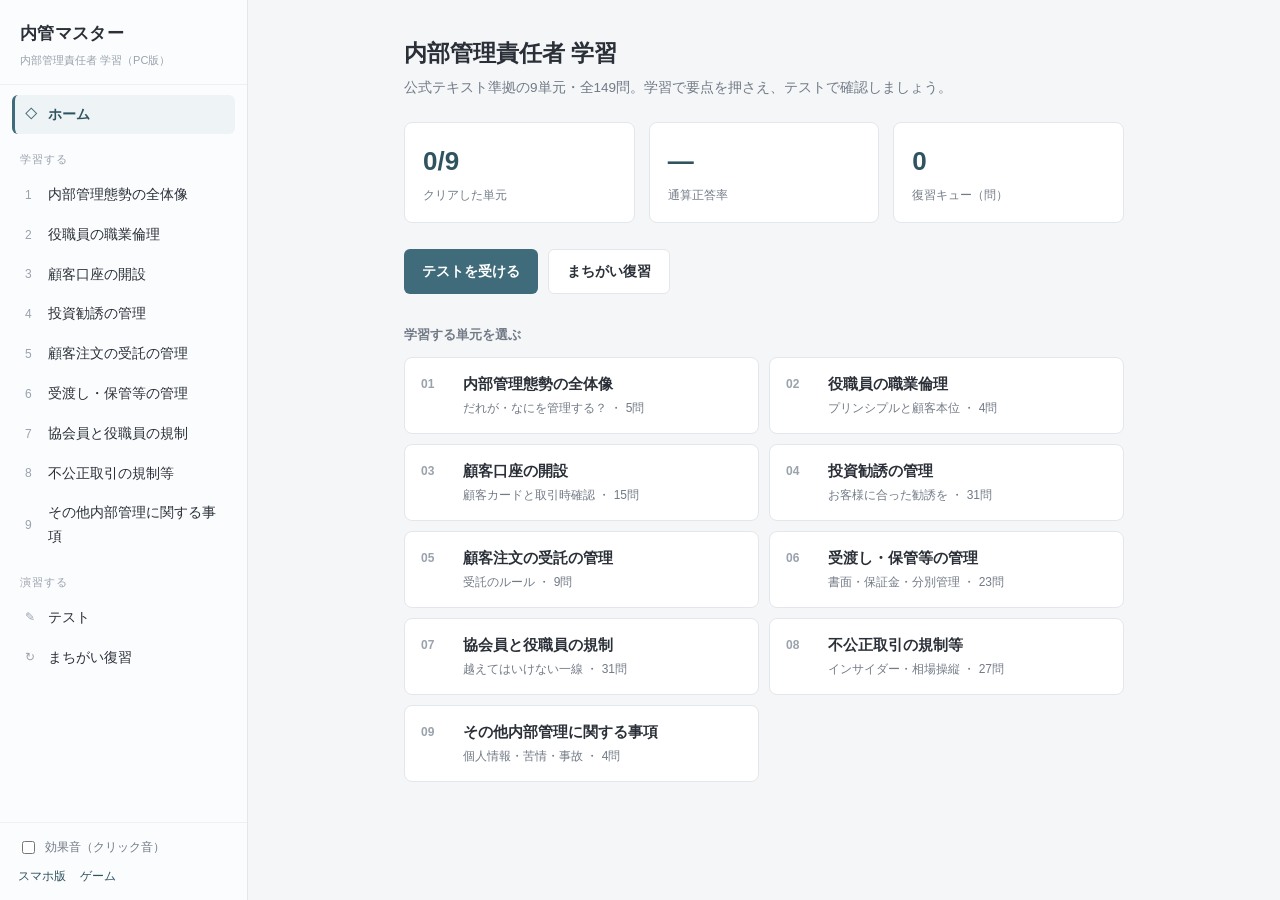
<file: study-pc.html>
<!DOCTYPE html>
<html lang="ja">
<head>
<meta charset="UTF-8">
<meta name="viewport" content="width=device-width, initial-scale=1.0">
<title>内管マスター PC版 — 内部管理責任者 学習</title>
<link rel="stylesheet" href="study-pc.css">
</head>
<body>
<div class="layout">
  <aside class="sidebar">
    <div class="brand"><b>内管マスター</b><span>内部管理責任者 学習（PC版）</span></div>
    <nav class="nav" id="nav">
      <button class="nav-btn" data-view="home"><span class="n">◇</span>ホーム</button>
      <div class="nav-group">学習する</div>
      <div id="navUnits"></div>
      <div class="nav-group">演習する</div>
      <button class="nav-btn" data-view="test"><span class="n">✎</span>テスト</button>
      <button class="nav-btn" data-view="review"><span class="n">↻</span>まちがい復習</button>
    </nav>
    <div class="side-foot">
      <label><input type="checkbox" id="sndToggle"> 効果音（クリック音）</label>
      <div class="links">
        <a href="study.html">スマホ版</a>
        <a href="index.html">ゲーム</a>
      </div>
    </div>
  </aside>

  <main class="main" id="main"></main>
</div>

<script src="study-data.js"></script>
<script src="study-pc.js"></script>
</body>
</html>
</file>
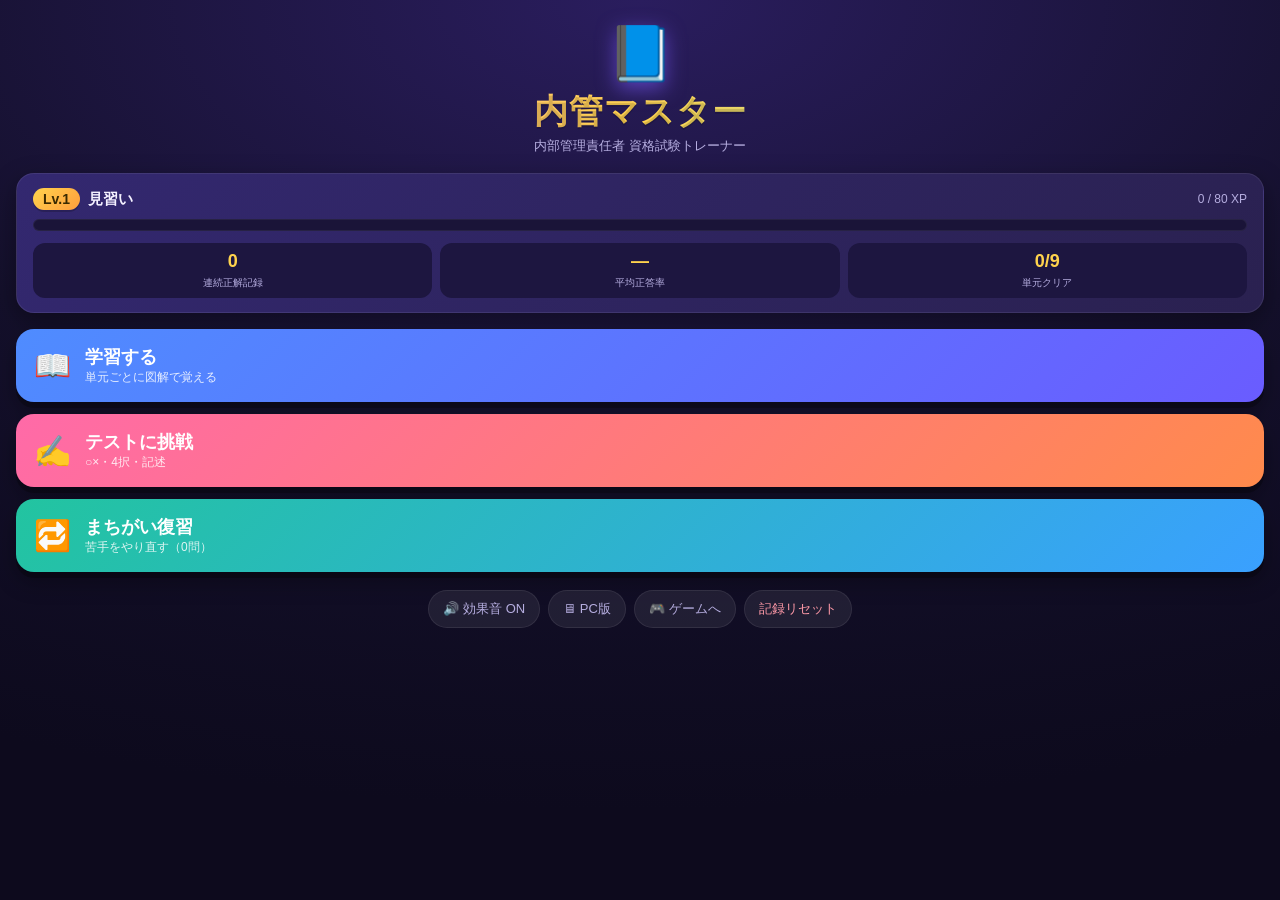
<file: study.html>
<!DOCTYPE html>
<html lang="ja">
<head>
<meta charset="UTF-8">
<meta name="viewport" content="width=device-width, initial-scale=1.0, maximum-scale=1.0, user-scalable=no, viewport-fit=cover">
<meta name="apple-mobile-web-app-capable" content="yes">
<meta name="apple-mobile-web-app-status-bar-style" content="black-translucent">
<meta name="theme-color" content="#1b1340">
<title>内管マスター — 内部管理責任者 学習アプリ</title>
<link rel="stylesheet" href="study.css">
</head>
<body>
<div id="app">

  <!-- ===== ホーム ===== -->
  <section class="screen active" id="screen-home">
    <div class="home-hero">
      <div class="home-logo">📘</div>
      <h1>内管マスター</h1>
      <p class="home-sub">内部管理責任者 資格試験トレーナー</p>
    </div>

    <div class="lvcard" id="lvcard">
      <div class="lv-row">
        <span class="lv-badge" id="lvBadge">Lv.1</span>
        <span class="lv-title" id="lvTitle">見習い</span>
        <span class="lv-xp" id="lvXpText">0 / 100 XP</span>
      </div>
      <div class="xpbar"><div class="xpbar-fill" id="xpFill"></div></div>
      <div class="lv-stats">
        <div><b id="statStreak">0</b><span>連続正解記録</span></div>
        <div><b id="statAcc">—</b><span>平均正答率</span></div>
        <div><b id="statClear">0/9</b><span>単元クリア</span></div>
      </div>
    </div>

    <div class="home-menu">
      <button class="bigbtn b-learn" data-go="units">
        <span class="bigbtn-ic">📖</span>
        <span class="bigbtn-tx"><b>学習する</b><small>単元ごとに図解で覚える</small></span>
      </button>
      <button class="bigbtn b-test" data-go="testconf">
        <span class="bigbtn-ic">✍️</span>
        <span class="bigbtn-tx"><b>テストに挑戦</b><small>○×・4択・記述</small></span>
      </button>
      <button class="bigbtn b-review" data-go="review">
        <span class="bigbtn-ic">🔁</span>
        <span class="bigbtn-tx"><b>まちがい復習</b><small>苦手をやり直す（<span id="wrongCount">0</span>問）</small></span>
      </button>
    </div>

    <div class="home-foot">
      <button class="ghost" id="soundToggle">🔊 効果音 ON</button>
      <a class="ghost" href="study-pc.html">🖥 PC版</a>
      <a class="ghost" href="index.html">🎮 ゲームへ</a>
      <button class="ghost danger" id="resetBtn">記録リセット</button>
    </div>
  </section>

  <!-- ===== 単元選択（学習） ===== -->
  <section class="screen" id="screen-units">
    <header class="bar"><button class="back" data-go="home">‹</button><h2>学習する単元を選ぶ</h2></header>
    <div class="unitgrid" id="unitGrid"></div>
  </section>

  <!-- ===== 学習ビュー ===== -->
  <section class="screen" id="screen-learn">
    <header class="bar">
      <button class="back" data-go="units">‹</button>
      <h2 id="learnTitle"></h2>
    </header>
    <div class="learn-progress"><div id="learnProgFill"></div></div>
    <div class="learn-body" id="learnBody"></div>
    <div class="learn-nav">
      <button class="nav-prev" id="learnPrev">‹ 前</button>
      <span id="learnDots" class="dots"></span>
      <button class="nav-next" id="learnNext">次 ›</button>
    </div>
  </section>

  <!-- ===== テスト設定 ===== -->
  <section class="screen" id="screen-testconf">
    <header class="bar"><button class="back" data-go="home">‹</button><h2>テスト設定</h2></header>
    <div class="conf">
      <p class="conf-label">出題範囲</p>
      <div class="seg" id="confScope">
        <button class="seg-btn active" data-scope="all">全範囲ランダム</button>
        <button class="seg-btn" data-scope="unit">単元ごと</button>
      </div>
      <div id="confUnitWrap" class="conf-units hidden"></div>

      <p class="conf-label">問題数</p>
      <div class="seg" id="confCount">
        <button class="seg-btn" data-count="5">5問</button>
        <button class="seg-btn active" data-count="10">10問</button>
        <button class="seg-btn" data-count="20">20問</button>
      </div>

      <button class="start-btn" id="startQuiz">スタート！</button>
    </div>
  </section>

  <!-- ===== クイズ ===== -->
  <section class="screen" id="screen-quiz">
    <header class="bar quiz-bar">
      <button class="back" id="quizQuit">✕</button>
      <div class="q-progress"><div id="qProgFill"></div></div>
      <span class="combo" id="comboTag">🔥0</span>
    </header>

    <div class="quiz-meta">
      <span id="qIndex">1 / 10</span>
      <span class="qtype" id="qTypeTag"></span>
    </div>

    <div class="qcard">
      <p class="qtext" id="qText"></p>
      <div class="qarea" id="qArea"></div>
    </div>

    <div class="feedback" id="feedback">
      <div class="fb-head" id="fbHead"></div>
      <p class="fb-exp" id="fbExp"></p>
      <button class="fb-next" id="fbNext">次へ ›</button>
    </div>
  </section>

  <!-- ===== 結果 ===== -->
  <section class="screen" id="screen-result">
    <div class="result-inner">
      <div class="result-emoji" id="resEmoji">🎉</div>
      <h2 id="resTitle">クリア！</h2>
      <div class="result-score"><span id="resScore">0</span><small>/ <span id="resTotal">0</span> 正解</small></div>
      <div class="result-xp" id="resXp">+0 XP</div>
      <div class="result-bars">
        <div class="rb"><span>正答率</span><b id="resAcc">0%</b></div>
        <div class="rb"><span>最大コンボ</span><b id="resCombo">0</b></div>
      </div>
      <div class="result-btns">
        <button class="start-btn" id="resRetry">もう一度</button>
        <button class="ghost" data-go="home">ホームへ</button>
      </div>
    </div>
  </section>

  <canvas id="fxCanvas"></canvas>
  <div id="toast" class="toast"></div>
</div>

<script src="study-data.js"></script>
<script src="study-app.js"></script>
</body>
</html>
</file>
<file: study-pc.css>
/* =====================================================================
   内管マスター PC版 — 職場向けの落ち着いた・質素なデザイン
   淡いグレー基調 / 抑えたアクセント / 装飾は最小限 / アニメ控えめ
   ===================================================================== */
:root{
  --bg:#f4f6f8;
  --panel:#ffffff;
  --sidebar:#fbfcfd;
  --border:#e3e7ec;
  --border2:#eef1f4;
  --text:#2b3038;
  --muted:#727a86;
  --faint:#9aa2ad;
  --accent:#3f6b7a;       /* 抑えたブルーグリーン */
  --accent-ink:#2f5460;
  --accent-bg:#eef3f5;
  --good:#3f7d5a;         /* 落ち着いた緑 */
  --good-bg:#eef5f0;
  --bad:#a8543f;          /* テラコッタ（強すぎない赤） */
  --bad-bg:#f6efec;
  --hot:#a8543f;
  --key-bg:#f6efd6;
  --radius:8px;
  --sidebar-w:248px;
  --read-w:720px;
}
*{box-sizing:border-box;}
html,body{margin:0;height:100%;}
body{
  font-family:-apple-system,BlinkMacSystemFont,"Segoe UI","Hiragino Kaku Gothic ProN","Noto Sans JP",Meiryo,sans-serif;
  color:var(--text); background:var(--bg);
  font-size:15px; line-height:1.7; -webkit-font-smoothing:antialiased;
}
a{color:var(--accent-ink); text-decoration:none;}
a:hover{text-decoration:underline;}

/* ---------- レイアウト ---------- */
.layout{display:flex; min-height:100vh;}
.sidebar{
  width:var(--sidebar-w); flex-shrink:0; background:var(--sidebar);
  border-right:1px solid var(--border); position:sticky; top:0; height:100vh;
  display:flex; flex-direction:column; overflow-y:auto;
}
.main{flex:1; min-width:0; padding:34px 40px 80px;}

/* ---------- サイドバー ---------- */
.brand{padding:20px 20px 14px; border-bottom:1px solid var(--border2);}
.brand b{font-size:17px; font-weight:700; letter-spacing:.02em;}
.brand span{display:block; font-size:11px; color:var(--faint); margin-top:2px;}
.nav{padding:10px 12px; flex:1;}
.nav-group{font-size:11px; color:var(--faint); text-transform:uppercase; letter-spacing:.08em; margin:16px 8px 6px;}
.nav-btn{
  display:flex; align-items:center; gap:9px; width:100%; text-align:left;
  background:none; border:0; color:var(--text); font:inherit; font-size:14px;
  padding:8px 10px; border-radius:6px; cursor:pointer; border-left:3px solid transparent;
}
.nav-btn:hover{background:var(--border2);}
.nav-btn.active{background:var(--accent-bg); border-left-color:var(--accent); color:var(--accent-ink); font-weight:600;}
.nav-btn .n{color:var(--faint); font-size:12px; min-width:14px;}
.nav-btn.active .n{color:var(--accent);}
.nav-btn .chk{margin-left:auto; color:var(--good); font-size:12px;}
.side-foot{padding:14px 18px; border-top:1px solid var(--border2); font-size:12px; color:var(--muted); display:flex; flex-direction:column; gap:8px;}
.side-foot label{display:flex; align-items:center; gap:7px; cursor:pointer;}
.side-foot .links{display:flex; gap:14px;}

/* ---------- 共通 ---------- */
.page-head{max-width:var(--read-w); margin:0 auto 22px;}
.page-head h1{font-size:23px; font-weight:700; margin:0 0 4px;}
.page-head p{margin:0; color:var(--muted); font-size:13.5px;}
.wrap{max-width:var(--read-w); margin:0 auto;}
.btn{
  display:inline-flex; align-items:center; justify-content:center; gap:7px;
  background:var(--accent); color:#fff; border:0; border-radius:6px;
  padding:10px 18px; font:inherit; font-size:14px; font-weight:600; cursor:pointer;
}
.btn:hover{background:var(--accent-ink);}
.btn.sub{background:#fff; color:var(--text); border:1px solid var(--border);}
.btn.sub:hover{background:var(--border2);}
.btn:disabled{opacity:.5; cursor:default;}
.muted{color:var(--muted);}

/* ---------- ホーム ---------- */
.stat-row{display:grid; grid-template-columns:repeat(3,1fr); gap:14px; margin-bottom:26px;}
.stat{background:var(--panel); border:1px solid var(--border); border-radius:var(--radius); padding:16px 18px;}
.stat .v{font-size:26px; font-weight:700; color:var(--accent-ink);}
.stat .l{font-size:12px; color:var(--muted); margin-top:2px;}
.home-actions{display:flex; gap:10px; flex-wrap:wrap; margin-bottom:30px;}
.home-sec-title{font-size:13px; color:var(--muted); font-weight:600; margin:0 0 10px;}
.unit-list{display:grid; grid-template-columns:1fr 1fr; gap:10px;}
.unit-card{
  display:flex; align-items:flex-start; gap:12px; text-align:left;
  background:var(--panel); border:1px solid var(--border); border-radius:var(--radius);
  padding:14px 16px; cursor:pointer; font:inherit; color:var(--text);
}
.unit-card:hover{border-color:var(--accent); background:#fcfdfe;}
.unit-card .no{font-size:12px; color:var(--faint); font-weight:700; min-width:30px; padding-top:2px;}
.unit-card .ti{display:block; font-weight:600; font-size:14.5px;}
.unit-card .su{display:block; font-size:12px; color:var(--muted); margin-top:2px;}
.unit-card > span:nth-child(2){flex:1; min-width:0;}
.unit-card .st{margin-left:auto; font-size:12px; color:var(--good); white-space:nowrap;}

/* ---------- 学習ビュー ---------- */
.learn-toc{font-size:12.5px; color:var(--muted); margin-bottom:18px;}
.section{
  background:var(--panel); border:1px solid var(--border); border-radius:var(--radius);
  padding:22px 26px; margin-bottom:16px;
}
.section h3{font-size:17px; font-weight:700; margin:0 0 12px; padding-bottom:10px; border-bottom:1px solid var(--border2);}
.section p{margin:0 0 10px;}
.section ul{margin:6px 0 10px; padding-left:0; list-style:none;}
.section ul.cards li{background:#f8fafb; border:1px solid var(--border2); border-left:3px solid var(--accent);
  border-radius:6px; padding:9px 12px; margin-bottom:7px; font-size:14px;}
.section ul:not(.cards) li{position:relative; padding-left:18px; margin-bottom:5px;}
.section ul:not(.cards) li::before{content:"–"; position:absolute; left:2px; color:var(--faint);}
.memo{background:var(--accent-bg); border:1px solid var(--border); border-radius:6px; padding:11px 14px; font-size:13.5px !important; color:var(--accent-ink);}
.tag{display:inline-block; font-size:10.5px; font-weight:700; padding:1px 7px; border-radius:4px; margin-right:6px; color:#fff; vertical-align:middle;}
.tag-blue{background:#5a7d8c;} .tag-green{background:#5a8c74;} .tag-orange{background:#b08a5a;}

/* ハイライト（PC版：控えめ） */
hot{color:var(--hot); font-weight:700; border-bottom:2px solid rgba(168,84,63,.3); padding-bottom:1px;}
key{background:var(--key-bg); border-radius:3px; padding:0 3px;}
num{font-family:"SFMono-Regular",Consolas,"Roboto Mono",monospace; font-size:.88em; background:#eef1f4;
  border:1px solid var(--border); color:var(--accent-ink); padding:0 6px; border-radius:4px; white-space:nowrap;}

/* ポンチ絵（図） */
.figure{border:1px solid var(--border); border-radius:6px; background:#fff; padding:8px; margin:12px 0; text-align:center;}
.figure svg.ponchi{width:100%; max-width:360px; height:auto;}
.ponchi .t-w{fill:#fff; font-weight:600;}
.fig-cap{font-size:11.5px; color:var(--faint); margin-top:4px;}

.learn-foot{max-width:var(--read-w); margin:22px auto 0; display:flex; justify-content:space-between; align-items:center;}

/* ---------- テスト設定 ---------- */
.form-block{background:var(--panel); border:1px solid var(--border); border-radius:var(--radius); padding:20px 24px; margin-bottom:16px;}
.form-block h3{font-size:14px; margin:0 0 12px; color:var(--muted); font-weight:600;}
.opt-radios{display:flex; flex-wrap:wrap; gap:8px;}
.chip{border:1px solid var(--border); background:#fff; border-radius:6px; padding:8px 14px; cursor:pointer; font-size:13.5px;}
.chip:hover{border-color:var(--accent);}
.chip.on{background:var(--accent-bg); border-color:var(--accent); color:var(--accent-ink); font-weight:600;}
select.unitsel{font:inherit; font-size:14px; padding:9px 12px; border:1px solid var(--border); border-radius:6px; background:#fff; width:100%; max-width:420px;}

/* ---------- クイズ ---------- */
.quiz-top{max-width:var(--read-w); margin:0 auto 16px; display:flex; align-items:center; gap:14px;}
.quiz-top .prog-track{flex:1; height:6px; background:var(--border2); border-radius:99px; overflow:hidden;}
.quiz-top .prog-fill{height:100%; background:var(--accent); transition:width .3s;}
.quiz-top .count{font-size:13px; color:var(--muted); white-space:nowrap;}
.q-type{display:inline-block; font-size:11.5px; color:var(--muted); border:1px solid var(--border); border-radius:99px; padding:2px 10px; margin-bottom:12px;}
.q-card{max-width:var(--read-w); margin:0 auto; background:var(--panel); border:1px solid var(--border); border-radius:var(--radius); padding:26px 30px;}
.q-text{font-size:16.5px; font-weight:600; line-height:1.75; margin:0 0 20px; white-space:pre-wrap; word-break:break-word;}
.choices{display:flex; flex-direction:column; gap:9px;}
.choice{display:flex; gap:11px; align-items:flex-start; text-align:left; background:#fff; border:1px solid var(--border);
  border-radius:6px; padding:13px 15px; font:inherit; font-size:14.5px; cursor:pointer; line-height:1.6;}
.choice:hover:not(:disabled){border-color:var(--accent); background:#fbfdfe;}
.choice .k{flex-shrink:0; width:22px; height:22px; border:1px solid var(--border); border-radius:5px; display:flex;
  align-items:center; justify-content:center; font-size:12px; color:var(--muted); background:#f7f9fa;}
.choice.correct{border-color:var(--good); background:var(--good-bg);}
.choice.correct .k{background:var(--good); color:#fff; border-color:var(--good);}
.choice.wrong{border-color:var(--bad); background:var(--bad-bg);}
.choice.wrong .k{background:var(--bad); color:#fff; border-color:var(--bad);}
.choice:disabled{cursor:default;}
.choice.dim{opacity:.55;}
.ox-row{display:flex; gap:12px;}
.ox-row .choice{flex:1; justify-content:center; font-size:16px; font-weight:600; padding:16px;}

/* フィードバック */
.feedback{max-width:var(--read-w); margin:14px auto 0; border:1px solid var(--border); border-radius:var(--radius);
  padding:16px 20px; background:var(--panel);}
.feedback.good{border-left:4px solid var(--good);}
.feedback.bad{border-left:4px solid var(--bad);}
.fb-verdict{font-weight:700; font-size:14px; margin-bottom:6px;}
.fb-verdict.good{color:var(--good);} .fb-verdict.bad{color:var(--bad);}
.fb-ans{color:var(--accent-ink); font-weight:600;}
.fb-exp{font-size:14px; color:var(--text); margin:4px 0 0;}
.fb-ref{display:inline-block; margin-top:8px; font-size:11.5px; color:var(--faint);}
.quiz-foot{max-width:var(--read-w); margin:16px auto 0; display:flex; justify-content:flex-end; gap:10px;}
.kbd-hint{max-width:var(--read-w); margin:10px auto 0; font-size:11.5px; color:var(--faint); text-align:center;}
.kbd{font-family:monospace; background:#eef1f4; border:1px solid var(--border); border-radius:3px; padding:0 5px;}

/* ---------- 結果 ---------- */
.result{max-width:520px; margin:20px auto; background:var(--panel); border:1px solid var(--border); border-radius:var(--radius); padding:30px; text-align:center;}
.result h2{font-size:20px; margin:0 0 16px;}
.result .score{font-size:44px; font-weight:700; color:var(--accent-ink);}
.result .score small{font-size:16px; color:var(--muted); font-weight:400;}
.result .rmeta{display:flex; justify-content:center; gap:26px; margin:16px 0 22px; color:var(--muted); font-size:13.5px;}
.result .rmeta b{display:block; font-size:20px; color:var(--text); font-weight:700;}
.result-actions{display:flex; gap:10px; justify-content:center;}

@media (max-width:900px){
  .sidebar{position:static; height:auto; width:100%;}
  .layout{flex-direction:column;}
  .unit-list{grid-template-columns:1fr;}
  .main{padding:24px 18px 60px;}
}
</file>
<file: study.css>
/* =====================================================================
   内管マスター — スタイル（チープなスマホゲー風 / iPhone Safari 最適化）
   ===================================================================== */
:root{
  --bg:#14102b; --bg2:#1f1646;
  --card:#2a2150; --card2:#332870;
  --ink:#f4f1ff; --sub:#b6aee0;
  --accent:#ff5fa2; --accent2:#7c5cff;
  --good:#22d39a; --bad:#ff5470; --gold:#ffd34d;
  --hot:#ff4d6d; --key:#ffe08a;
  --r:18px;
}
*{box-sizing:border-box; -webkit-tap-highlight-color:transparent;}
html,body{margin:0; padding:0; height:100%;}
body{
  font-family:-apple-system,BlinkMacSystemFont,"Hiragino Kaku Gothic ProN","Noto Sans JP",sans-serif;
  color:var(--ink);
  background:radial-gradient(120% 90% at 50% 0%,#2a1d5e 0%,var(--bg) 55%,#0d0a1d 100%);
  overflow:hidden; touch-action:manipulation; user-select:none;
}
#app{position:fixed; inset:0; overflow:hidden;}

/* ---- スクリーン切替 ---- */
.screen{
  position:absolute; inset:0;
  padding:calc(env(safe-area-inset-top) + 12px) 16px calc(env(safe-area-inset-bottom) + 14px);
  overflow-y:auto; -webkit-overflow-scrolling:touch;
  opacity:0; transform:translateY(14px) scale(.99); pointer-events:none;
  transition:opacity .28s, transform .28s;
}
.screen.active{opacity:1; transform:none; pointer-events:auto;}

/* ---- バー ---- */
.bar{display:flex; align-items:center; gap:8px; margin-bottom:14px;}
.bar h2{font-size:18px; margin:0; flex:1;}
.back{
  width:40px; height:40px; border:0; border-radius:12px;
  background:var(--card); color:var(--ink); font-size:24px; line-height:1;
  display:flex; align-items:center; justify-content:center; flex-shrink:0;
}
.back:active{transform:scale(.9);}

/* ===================== ホーム ===================== */
.home-hero{text-align:center; margin:10px 0 18px;}
.home-logo{font-size:54px; filter:drop-shadow(0 6px 10px rgba(124,92,255,.6)); animation:bob 2.6s ease-in-out infinite;}
@keyframes bob{50%{transform:translateY(-8px) rotate(-4deg);}}
.home-hero h1{
  margin:4px 0 2px; font-size:34px; letter-spacing:1px;
  background:linear-gradient(90deg,#ff9ad1,#ffd34d,#7cf0ff);
  -webkit-background-clip:text; background-clip:text; -webkit-text-fill-color:transparent;
  text-shadow:0 2px 0 rgba(0,0,0,.15);
}
.home-sub{margin:0; color:var(--sub); font-size:13px;}

.lvcard{
  background:linear-gradient(135deg,var(--card2),var(--card));
  border:1px solid rgba(255,255,255,.08); border-radius:var(--r);
  padding:14px 16px; margin-bottom:16px; box-shadow:0 8px 24px rgba(0,0,0,.35);
}
.lv-row{display:flex; align-items:center; gap:8px; margin-bottom:9px;}
.lv-badge{
  background:linear-gradient(135deg,var(--gold),#ff9d3c); color:#3a2a00; font-weight:800;
  padding:3px 10px; border-radius:999px; font-size:14px; box-shadow:0 2px 0 rgba(0,0,0,.2);
}
.lv-title{font-weight:700; font-size:15px; flex:1;}
.lv-xp{font-size:12px; color:var(--sub);}
.xpbar{height:12px; background:#1a1438; border-radius:999px; overflow:hidden; border:1px solid rgba(255,255,255,.06);}
.xpbar-fill{height:100%; width:0; border-radius:999px;
  background:linear-gradient(90deg,#7cf0ff,#7c5cff,#ff5fa2); transition:width .6s cubic-bezier(.2,1,.3,1);
  box-shadow:0 0 12px rgba(124,92,255,.8);}
.lv-stats{display:flex; margin-top:12px; gap:8px;}
.lv-stats div{flex:1; text-align:center; background:#1d1640; border-radius:12px; padding:8px 4px;}
.lv-stats b{display:block; font-size:18px; color:var(--gold);}
.lv-stats span{font-size:10px; color:var(--sub);}

.home-menu{display:flex; flex-direction:column; gap:12px; margin-bottom:18px;}
.bigbtn{
  display:flex; align-items:center; gap:14px; text-align:left;
  border:0; border-radius:var(--r); padding:16px 18px; color:#fff;
  box-shadow:0 6px 0 rgba(0,0,0,.25), 0 10px 22px rgba(0,0,0,.3);
  transition:transform .08s;
}
.bigbtn:active{transform:translateY(4px); box-shadow:0 2px 0 rgba(0,0,0,.25);}
.bigbtn-ic{font-size:30px; flex-shrink:0;}
.bigbtn-tx b{display:block; font-size:18px;}
.bigbtn-tx small{font-size:12px; opacity:.85;}
.b-learn{background:linear-gradient(135deg,#4f8cff,#6a5cff);}
.b-test{background:linear-gradient(135deg,#ff6aa8,#ff8a4c);}
.b-review{background:linear-gradient(135deg,#22c4a0,#3aa0ff);}

.home-foot{display:flex; gap:8px; justify-content:center; flex-wrap:wrap;}
.ghost{
  background:rgba(255,255,255,.07); color:var(--sub); border:1px solid rgba(255,255,255,.08);
  border-radius:999px; padding:9px 14px; font-size:13px; text-decoration:none; display:inline-block;
}
.ghost:active{transform:scale(.94);}
.ghost.danger{color:#ff9aa8;}

/* ===================== 単元グリッド ===================== */
.unitgrid{display:grid; grid-template-columns:1fr 1fr; gap:12px;}
.unit-tile{
  position:relative; border:0; border-radius:var(--r); padding:16px 12px; min-height:128px;
  display:flex; flex-direction:column; align-items:flex-start; justify-content:flex-end;
  color:#fff; text-align:left; overflow:hidden;
  box-shadow:0 6px 0 rgba(0,0,0,.22), 0 10px 20px rgba(0,0,0,.3);
}
.unit-tile:active{transform:translateY(3px);}
.unit-tile .u-ic{font-size:34px; position:absolute; top:10px; right:10px; opacity:.9;}
.unit-tile .u-no{font-size:11px; opacity:.8; font-weight:700;}
.unit-tile .u-ti{font-size:15px; font-weight:800; line-height:1.25; margin-top:2px;}
.unit-tile .u-sub{font-size:10px; opacity:.85; margin-top:3px;}
.unit-tile .u-clear{position:absolute; top:8px; left:8px; font-size:18px;}

/* ===================== 学習ビュー ===================== */
.learn-progress{height:6px; background:#1a1438; border-radius:99px; overflow:hidden; margin-bottom:14px;}
.learn-progress div{height:100%; width:0; background:linear-gradient(90deg,#7cf0ff,#7c5cff); transition:width .3s;}
.learn-body{animation:slideIn .3s;}
@keyframes slideIn{from{opacity:0; transform:translateX(18px);} to{opacity:1; transform:none;}}
.sec-card{
  background:linear-gradient(135deg,var(--card2),var(--card));
  border:1px solid rgba(255,255,255,.08); border-radius:var(--r); padding:18px 16px; margin-bottom:14px;
  box-shadow:0 8px 22px rgba(0,0,0,.3);
}
.sec-card h3{margin:0 0 12px; font-size:19px; line-height:1.3;}
.sec-card p{line-height:1.75; font-size:15px; margin:0 0 10px;}
.sec-card ul{margin:6px 0 10px; padding-left:0; list-style:none;}
.sec-card ul.cards li{
  background:#1d1640; border-radius:12px; padding:10px 12px; margin-bottom:8px; font-size:14px; line-height:1.6;
  border-left:4px solid var(--accent2);
}
.sec-card ul:not(.cards) li{position:relative; padding-left:20px; margin-bottom:6px; line-height:1.65; font-size:14.5px;}
.sec-card ul:not(.cards) li::before{content:"▸"; position:absolute; left:2px; color:var(--accent);}
.memo{background:rgba(255,211,77,.12); border:1px dashed rgba(255,211,77,.5);
  border-radius:12px; padding:10px 12px; font-size:13.5px !important; line-height:1.6;}

/* ハイライト */
hot{
  color:#fff; font-weight:800; background:linear-gradient(180deg,transparent 55%,rgba(255,77,109,.0) 55%);
  padding:0 3px; border-radius:4px; position:relative;
  text-shadow:0 0 1px var(--hot); box-shadow:inset 0 -10px 0 -2px rgba(255,77,109,.45);
  animation:hotpulse 2.2s ease-in-out infinite;
}
@keyframes hotpulse{50%{box-shadow:inset 0 -10px 0 -2px rgba(255,77,109,.8);}}
key{background:linear-gradient(180deg,transparent 55%,rgba(255,224,138,.6) 55%); padding:0 2px; border-radius:3px; color:#fff; font-weight:700;}
num{background:#2563eb; color:#fff; font-weight:800; padding:1px 7px; border-radius:6px; font-size:.92em; white-space:nowrap;}
.tag{display:inline-block; font-size:10px; font-weight:800; padding:2px 8px; border-radius:999px; margin-right:6px; vertical-align:middle;}
.tag-blue{background:#5b8def;} .tag-green{background:#23b26d;} .tag-orange{background:#f59e0b; color:#3a2a00;}

/* ポンチ絵 */
.ponchi{display:block; width:100%; max-width:340px; height:auto; margin:6px auto 4px;
  background:#fbfaff; border-radius:14px; padding:6px; box-shadow:0 4px 12px rgba(0,0,0,.25);}
.ponchi .t-w{fill:#fff; font-weight:700;}

.learn-nav{display:flex; align-items:center; gap:10px; margin-top:6px; padding-bottom:8px;}
.learn-nav button{flex:1; border:0; border-radius:14px; padding:14px; font-size:15px; font-weight:700; color:#fff;}
.nav-prev{background:var(--card2);}
.nav-next{background:linear-gradient(135deg,var(--accent2),var(--accent)); box-shadow:0 4px 0 rgba(0,0,0,.25);}
.nav-next:active,.nav-prev:active{transform:translateY(3px);}
.dots{display:flex; gap:6px; align-items:center;}
.dots i{width:8px; height:8px; border-radius:99px; background:#473a7e; display:block; transition:all .25s;}
.dots i.on{background:var(--accent); width:20px;}

/* ===================== テスト設定 ===================== */
.conf{max-width:480px; margin:0 auto;}
.conf-label{font-size:13px; color:var(--sub); margin:18px 4px 8px; font-weight:700;}
.seg{display:flex; gap:8px; background:#1a1438; padding:6px; border-radius:14px;}
.seg-btn{flex:1; border:0; background:transparent; color:var(--sub); padding:11px 6px; border-radius:10px; font-size:14px; font-weight:700;}
.seg-btn.active{background:linear-gradient(135deg,var(--accent2),var(--accent)); color:#fff; box-shadow:0 3px 8px rgba(124,92,255,.5);}
.conf-units{display:grid; grid-template-columns:1fr 1fr; gap:8px; margin-top:10px;}
.conf-units.hidden{display:none;}
.cu-btn{border:1px solid rgba(255,255,255,.1); background:#221a48; color:var(--ink); padding:12px 8px; border-radius:12px; font-size:13px; font-weight:700; text-align:left;}
.cu-btn.active{background:linear-gradient(135deg,#4f8cff,#6a5cff); border-color:transparent;}
.start-btn{
  width:100%; margin-top:24px; border:0; border-radius:16px; padding:18px; font-size:19px; font-weight:800; color:#fff;
  background:linear-gradient(135deg,#ff6aa8,#ff8a4c); box-shadow:0 6px 0 #c23,0 12px 26px rgba(255,106,168,.4);
  animation:breathe 2.4s ease-in-out infinite;
}
@keyframes breathe{50%{transform:scale(1.02);}}
.start-btn:active{transform:translateY(5px); box-shadow:0 1px 0 #c23;}

/* ===================== クイズ ===================== */
.quiz-bar{gap:10px;}
.q-progress{flex:1; height:12px; background:#1a1438; border-radius:99px; overflow:hidden;}
.q-progress div{height:100%; width:0; background:linear-gradient(90deg,#22d39a,#7cf0ff); transition:width .4s;}
.combo{background:#1a1438; border-radius:999px; padding:6px 12px; font-size:14px; font-weight:800; color:var(--gold); min-width:54px; text-align:center;}
.combo.pop{animation:comboPop .4s;}
@keyframes comboPop{0%{transform:scale(1);}40%{transform:scale(1.5); color:#fff;}100%{transform:scale(1);}}
.quiz-meta{display:flex; justify-content:space-between; align-items:center; margin:4px 2px 12px; font-size:13px; color:var(--sub);}
.qtype{background:var(--card2); padding:4px 12px; border-radius:999px; font-weight:800; font-size:12px;}

.qcard{background:linear-gradient(135deg,var(--card2),var(--card)); border-radius:var(--r); padding:20px 16px;
  box-shadow:0 8px 22px rgba(0,0,0,.3); min-height:150px; animation:slideIn .3s;}
.qtext{font-size:18px; line-height:1.65; font-weight:700; margin:0 0 18px; white-space:pre-wrap; word-break:break-word;}
.qarea{display:flex; flex-direction:column; gap:10px;}

/* 選択肢 */
.opt{border:2px solid rgba(255,255,255,.12); background:#221a48; color:var(--ink);
  padding:15px 16px; border-radius:14px; font-size:16px; font-weight:600; text-align:left; line-height:1.5; transition:transform .08s;}
.opt:active{transform:scale(.98);}
.opt.correct{background:linear-gradient(135deg,#1f9e74,#22d39a); border-color:#22d39a; color:#fff;}
.opt.wrong{background:linear-gradient(135deg,#c2334d,#ff5470); border-color:#ff5470; color:#fff;}
.opt.dim{opacity:.45;}
/* ○× */
.ox-wrap{display:flex; gap:12px;}
.ox-btn{flex:1; font-size:40px; padding:22px 0; border-radius:18px; border:2px solid rgba(255,255,255,.12); background:#221a48; color:#fff; font-weight:800;}
.ox-btn:active{transform:scale(.95);}
.ox-btn.correct{background:linear-gradient(135deg,#1f9e74,#22d39a); border-color:#22d39a;}
.ox-btn.wrong{background:linear-gradient(135deg,#c2334d,#ff5470); border-color:#ff5470;}
/* 記述 */
.inp-wrap{display:flex; flex-direction:column; gap:12px;}
.inp{width:100%; border:2px solid rgba(255,255,255,.14); background:#1a1438; color:#fff; font-size:18px;
  padding:15px; border-radius:14px; text-align:center; font-weight:700;}
.inp:focus{outline:none; border-color:var(--accent);}
.inp-go{border:0; border-radius:14px; padding:15px; font-size:16px; font-weight:800; color:#fff;
  background:linear-gradient(135deg,var(--accent2),var(--accent)); box-shadow:0 4px 0 rgba(0,0,0,.25);}
.inp-go:active{transform:translateY(3px);}
.inp-hint{font-size:12px; color:var(--sub); text-align:center;}

/* フィードバック */
.feedback{position:fixed; left:0; right:0; bottom:0; transform:translateY(110%);
  background:var(--card); border-radius:24px 24px 0 0; padding:20px 18px calc(env(safe-area-inset-bottom) + 20px);
  box-shadow:0 -10px 30px rgba(0,0,0,.45); transition:transform .35s cubic-bezier(.2,1,.3,1); z-index:30;}
.feedback.show{transform:translateY(0);}
.feedback.good{border-top:4px solid var(--good);}
.feedback.bad{border-top:4px solid var(--bad);}
.fb-head{font-size:24px; font-weight:900; margin-bottom:8px;}
.fb-head.good{color:var(--good);} .fb-head.bad{color:var(--bad);}
.fb-exp{font-size:14.5px; line-height:1.7; color:var(--ink); margin:0 0 16px; background:#1d1640; padding:12px 14px; border-radius:12px;}
.fb-exp .ans{color:var(--gold); font-weight:800;}
.fb-ref{display:inline-block; margin-top:8px; font-size:11px; color:var(--sub); background:#16112e; padding:2px 8px; border-radius:6px;}
.fb-next{width:100%; border:0; border-radius:14px; padding:16px; font-size:17px; font-weight:800; color:#fff;
  background:linear-gradient(135deg,var(--accent2),var(--accent)); box-shadow:0 5px 0 rgba(0,0,0,.25);}
.fb-next:active{transform:translateY(4px);}

/* ===================== 結果 ===================== */
#screen-result{display:flex; align-items:center; justify-content:center;}
.result-inner{text-align:center; max-width:420px; width:100%; animation:popUp .5s cubic-bezier(.2,1.3,.4,1);}
@keyframes popUp{from{opacity:0; transform:scale(.7);}}
.result-emoji{font-size:80px; animation:bob 2s ease-in-out infinite;}
#resTitle{font-size:30px; margin:6px 0;
  background:linear-gradient(90deg,#ffd34d,#ff9ad1); -webkit-background-clip:text; background-clip:text; -webkit-text-fill-color:transparent;}
.result-score{font-size:18px; color:var(--sub); margin:8px 0;}
.result-score span#resScore{font-size:54px; font-weight:900; color:var(--gold); display:inline-block;}
.result-xp{display:inline-block; background:linear-gradient(135deg,#7c5cff,#ff5fa2); color:#fff; font-weight:800;
  padding:8px 22px; border-radius:999px; font-size:20px; margin:8px 0 18px; box-shadow:0 6px 18px rgba(124,92,255,.5);}
.result-bars{display:flex; gap:12px; margin-bottom:22px;}
.rb{flex:1; background:var(--card); border-radius:14px; padding:14px;}
.rb span{display:block; font-size:12px; color:var(--sub);}
.rb b{font-size:24px; color:var(--gold);}
.result-btns{display:flex; flex-direction:column; gap:10px;}

/* ===================== FX ===================== */
#fxCanvas{position:fixed; inset:0; pointer-events:none; z-index:50;}
.flash{position:fixed; inset:0; pointer-events:none; z-index:40; opacity:0;}
.flash.go{animation:flash .4s;}
@keyframes flash{0%{opacity:.55;}100%{opacity:0;}}
.toast{position:fixed; top:calc(env(safe-area-inset-top) + 14px); left:50%;
  transform:translateX(-50%) translateY(-40px); background:linear-gradient(135deg,#7c5cff,#ff5fa2); color:#fff;
  font-weight:800; padding:10px 20px; border-radius:999px; z-index:60; opacity:0; transition:all .3s; font-size:15px;
  box-shadow:0 6px 20px rgba(0,0,0,.4); white-space:nowrap;}
.toast.show{opacity:1; transform:translateX(-50%) translateY(0);}

.shake{animation:shake .4s;}
@keyframes shake{0%,100%{transform:translateX(0);}20%{transform:translateX(-9px);}40%{transform:translateX(8px);}60%{transform:translateX(-6px);}80%{transform:translateX(4px);}}
</file>
